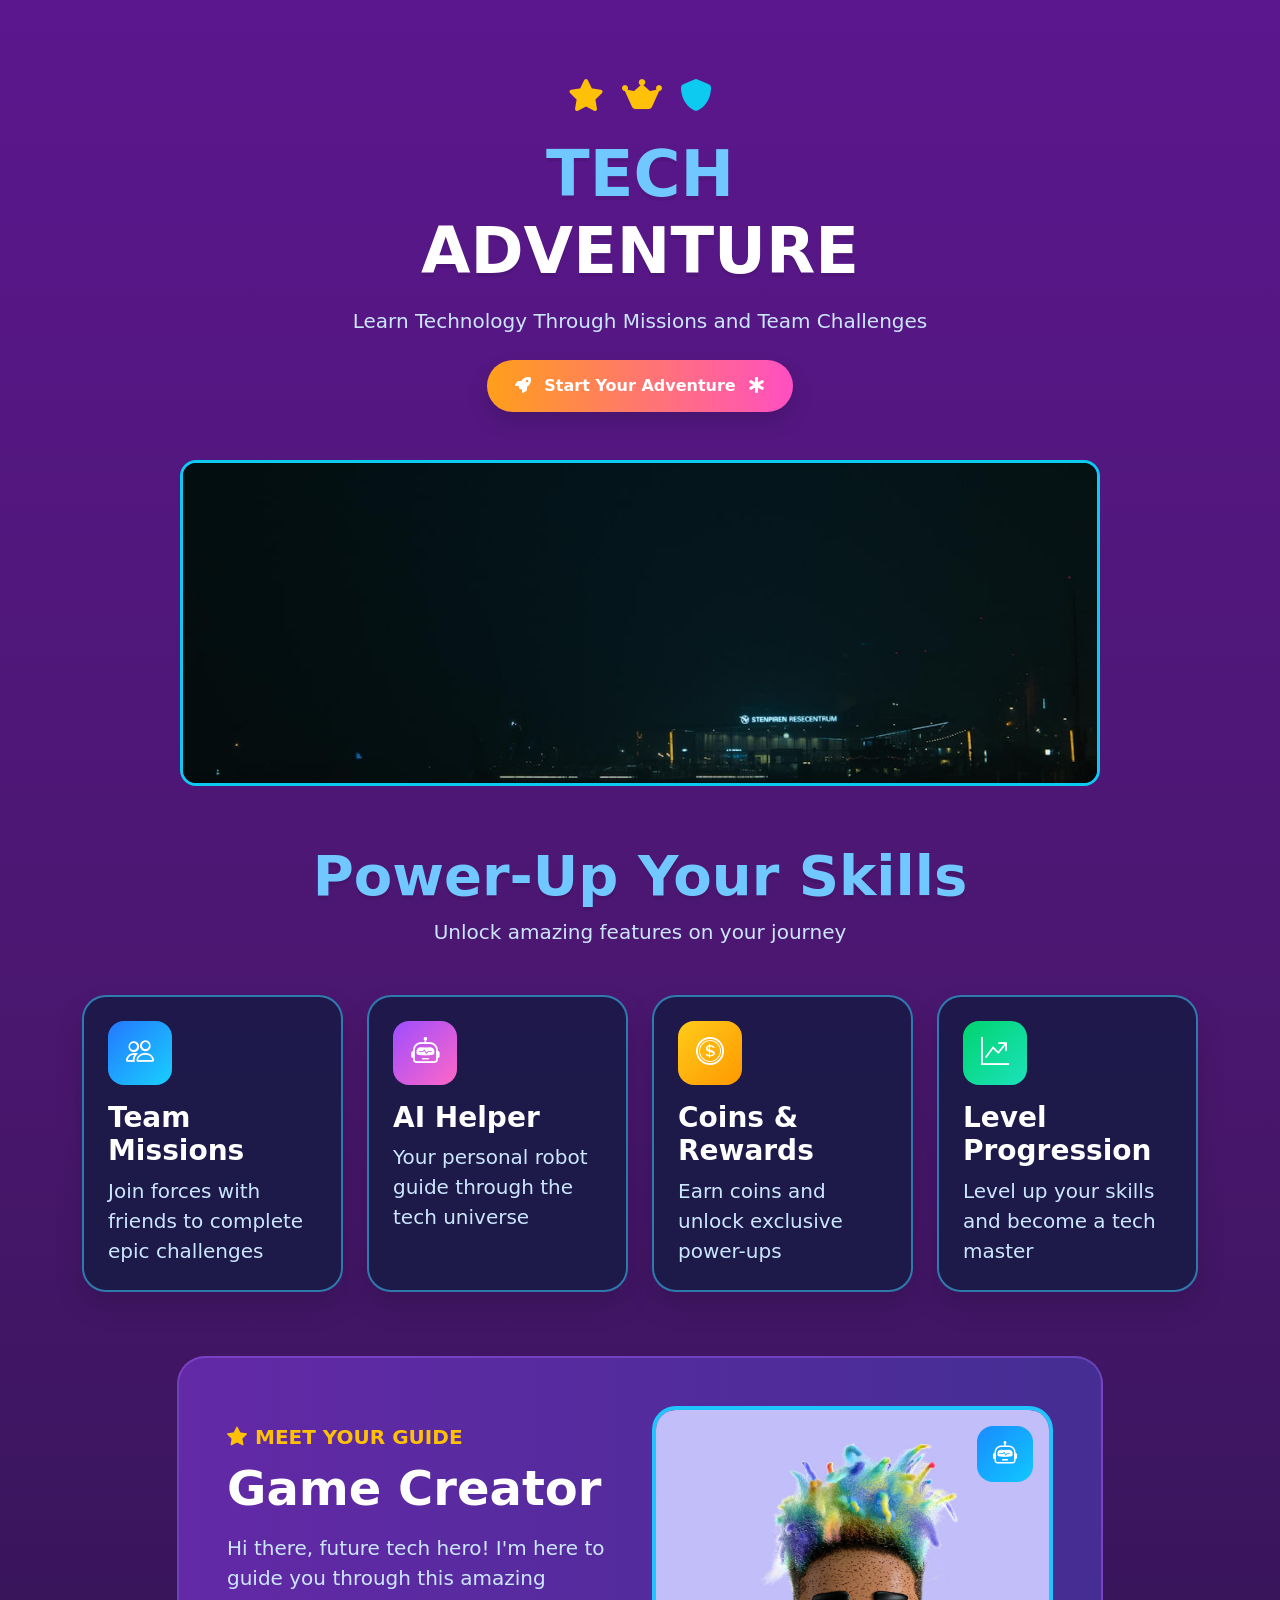
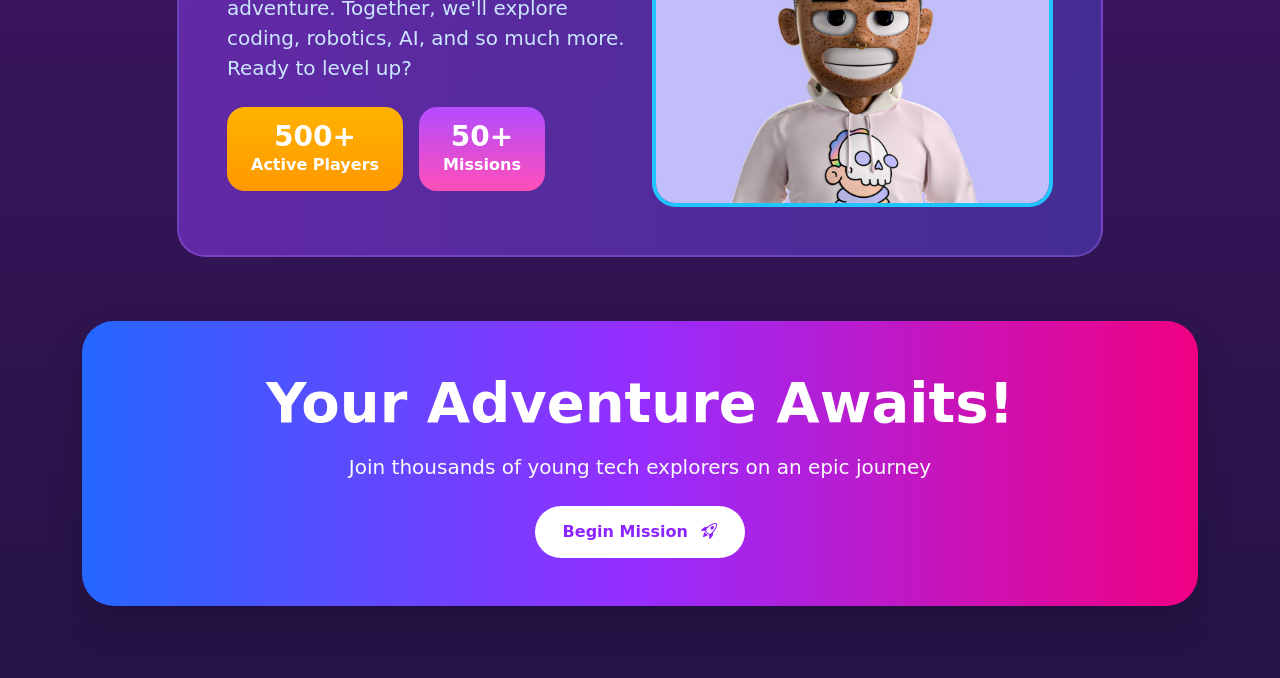
<file: index.html>
<!DOCTYPE html>
<html lang="en">

<head>
    <meta charset="UTF-8">
    <meta name="viewport" content="width=device-width, initial-scale=1.0">

    <!-- Font Awesome -->
    <link rel="stylesheet" href="https://cdnjs.cloudflare.com/ajax/libs/font-awesome/6.7.2/css/all.min.css">


    <!-- Bootstrap -->
    <link href="https://cdn.jsdelivr.net/npm/bootstrap@5.3.8/dist/css/bootstrap.min.css" rel="stylesheet"
        integrity="sha384-sRIl4kxILFvY47J16cr9ZwB07vP4J8+LH7qKQnuqkuIAvNWLzeN8tE5YBujZqJLB" crossorigin="anonymous">


    <!-- Bootstrap Icons -->
  <link
    rel="stylesheet"
    href="https://cdn.jsdelivr.net/npm/bootstrap-icons@1.11.3/font/bootstrap-icons.min.css"
  />


    <!-- Css -->
    <link rel="stylesheet" href="/css/style1.css">
    <title>Study Buddy</title>
</head>

<body>
  
  <div class="container py-4 py-md-5">

    <!-- top icons -->
    <div class="text-center fs-2 mt-3 mt-md-4">
      <i class="spin fa-solid fa-star text-warning me-2"></i>
      <i class="pulse fa-brands fa-web-awesome text-warning me-2"></i>
      <i class="spin fa-solid fa-shield text-info"></i>
    </div>

    <!-- hero text -->
    <div class="text-center mt-3">
      <h2 class="text-main display-3 display-md-1 fw-bold mb-0 title-shadow">TECH</h2>
      <h2 class="display-3 display-md-1 fw-bold mb-3 title-shadow">ADVENTURE</h2>
      <p class="text-sub fs-5 fs-md-3 fw-medium mb-4">
        Learn Technology Through Missions and Team Challenges
      </p>

      <a href="/createAcc.html">
        <button class="start-btn">
        <i class="fa-solid fa-rocket me-2"></i>
        Start Your Adventure
        <i class="fa-solid fa-star-of-life ms-2"></i>
      </button>
      </a>
    </div>

    <!-- big image -->
    <div class="text-center mt-5">
      <div
        class="mx-auto border border-info border-3 rounded-4 overflow-hidden"
        style="max-width: 920px;"
      >
        <img
          src="./img/photo-1715614176939-f5c46ae99d04.jpg"
          class="img-fluid w-100"
          style="height: 320px; object-fit: cover;"
          alt="Main Banner"
        />
      </div>
    </div>

    <!-- section heading -->
    <div class="text-center mt-5 pt-2">
      <h1 class="text-main fw-bold display-4 display-md-2 mb-2 title-shadow">
        Power-Up Your Skills
      </h1>
      <p class="text-sub fs-5 fs-md-3 mb-0">
        Unlock amazing features on your journey
      </p>
    </div>

    <!-- feature cards -->
    <div class="row g-4 justify-content-center mt-4">

      <div class="col-12 col-sm-6 col-lg-3">
        <div class="feature-card h-100 p-4 card-hover">
          <div
            class="d-inline-flex justify-content-center align-items-center rounded-4 text-white mb-3"
            style="width: 64px; height: 64px; background: linear-gradient(135deg, #2478ff, #19d0ff);"
          >
            <i class="bi bi-people fs-3"></i>
          </div>
          <h3 class="fw-bold fs-3 mb-2">Team Missions</h3>
          <p class="mb-0 text-sub fs-5">
            Join forces with friends to complete epic challenges
          </p>
        </div>
      </div>

      <div class="col-12 col-sm-6 col-lg-3">
        <div class="feature-card h-100 p-4 card-hover">
          <div
            class="d-inline-flex justify-content-center align-items-center rounded-4 text-white mb-3"
            style="width: 64px; height: 64px; background: linear-gradient(135deg, #9e4dff, #ff67c7);"
          >
            <i class="bi bi-robot fs-3"></i>
          </div>
          <h3 class="fw-bold fs-3 mb-2">AI Helper</h3>
          <p class="mb-0 text-sub fs-5">
            Your personal robot guide through the tech universe
          </p>
        </div>
      </div>

      <div class="col-12 col-sm-6 col-lg-3">
        <div class="feature-card h-100 p-4 card-hover">
          <div
            class="d-inline-flex justify-content-center align-items-center rounded-4 text-white mb-3"
            style="width: 64px; height: 64px; background: linear-gradient(135deg, #ffcb1a, #ff9800);"
          >
            <i class="bi bi-coin fs-3"></i>
          </div>
          <h3 class="fw-bold fs-3 mb-2">Coins & Rewards</h3>
          <p class="mb-0 text-sub fs-5">
            Earn coins and unlock exclusive power-ups
          </p>
        </div>
      </div>

      <div class="col-12 col-sm-6 col-lg-3">
        <div class="feature-card h-100 p-4 card-hover ">
          <div
            class="d-inline-flex justify-content-center align-items-center rounded-4 text-white mb-3"
            style="width: 64px; height: 64px; background: linear-gradient(135deg, #00d46e, #1ce2bc);"
          >
            <i class="bi bi-graph-up-arrow fs-3"></i>
          </div>
          <h3 class="fw-bold fs-3 mb-2">Level Progression</h3>
          <p class="mb-0 text-sub fs-5">
            Level up your skills and become a tech master
          </p>
        </div>
      </div>

    </div>

    <!-- guide section -->
    <div class="row justify-content-center mt-5 pt-3">
      <div class="col-12 col-xl-10">
        <div class="guide-box p-4 p-lg-5">
          <div class="row align-items-center g-4">
            
            <div class="col-12 col-lg-6">
              <div class="d-flex align-items-center gap-2 text-warning text-uppercase fw-bold fs-5 mb-2">
                <i class="bi bi-star-fill"></i>
                <span>Meet Your Guide</span>
              </div>

              <h2 class="fw-bold display-5 mb-3">Game Creator</h2>

              <p class="text-sub fs-5 mb-4">
                Hi there, future tech hero! I'm here to guide you through this
                amazing adventure. Together, we'll explore coding, robotics,
                AI, and so much more. Ready to level up?
              </p>

              <div class="d-flex gap-3 flex-wrap">
                <div class="stat-orange text-center px-4 py-3 text-white">
                  <span class="fs-3 fw-bold lh-1 mb-1 d-block">500+</span>
                  <span class="fs-6 fw-semibold lh-sm d-block">Active Players</span>
                </div>

                <div class="stat-pink text-center px-4 py-3 text-white">
                  <span class="fs-3 fw-bold lh-1 mb-1 d-block">50+</span>
                  <span class="fs-6 fw-semibold lh-sm d-block">Missions</span>
                </div>
              </div>
            </div>

            <div class="col-12 col-lg-6">
              <div class="guide-img position-relative">
                <span
                  class="position-absolute top-0 end-0 m-3 d-flex justify-content-center align-items-center text-white rounded-4"
                  style="width: 56px; height: 56px; background: linear-gradient(135deg, #198bff, #10c8ff); z-index: 2;"
                >
                  <i class="bi bi-robot fs-4"></i>
                </span>

                <img
                  src="./img/photo-1728577740843-5f29c7586afe.jpg"
                  class="img-fluid w-100"
                  style="height: 100%; object-fit: cover;"
                  alt="Guide Character"
                />
              </div>
            </div>

          </div>
        </div>
      </div>
    </div>

    <!-- cta -->
    <div class="row justify-content-center mt-5 pt-3 pb-4">
      <div class="col-12">
        <div class="cta-box text-center py-5 px-3 px-md-4">
          <h2 class="fw-bold display-4 display-md-2 mb-3">Your Adventure Awaits!</h2>
          <p class="fs-5 fs-md-3 text-light mb-4">
            Join thousands of young tech explorers on an epic journey
          </p>

          <button class="cta-btn">
            <span class="me-2">Begin Mission</span>
            <i class="bi bi-rocket-takeoff"></i>
          </button>
        </div>
      </div>
    </div>

  </div>
  <script src="https://cdn.jsdelivr.net/npm/bootstrap@5.3.3/dist/js/bootstrap.bundle.min.js"></script>
</body>
</html>


</body>

</html>
</file>
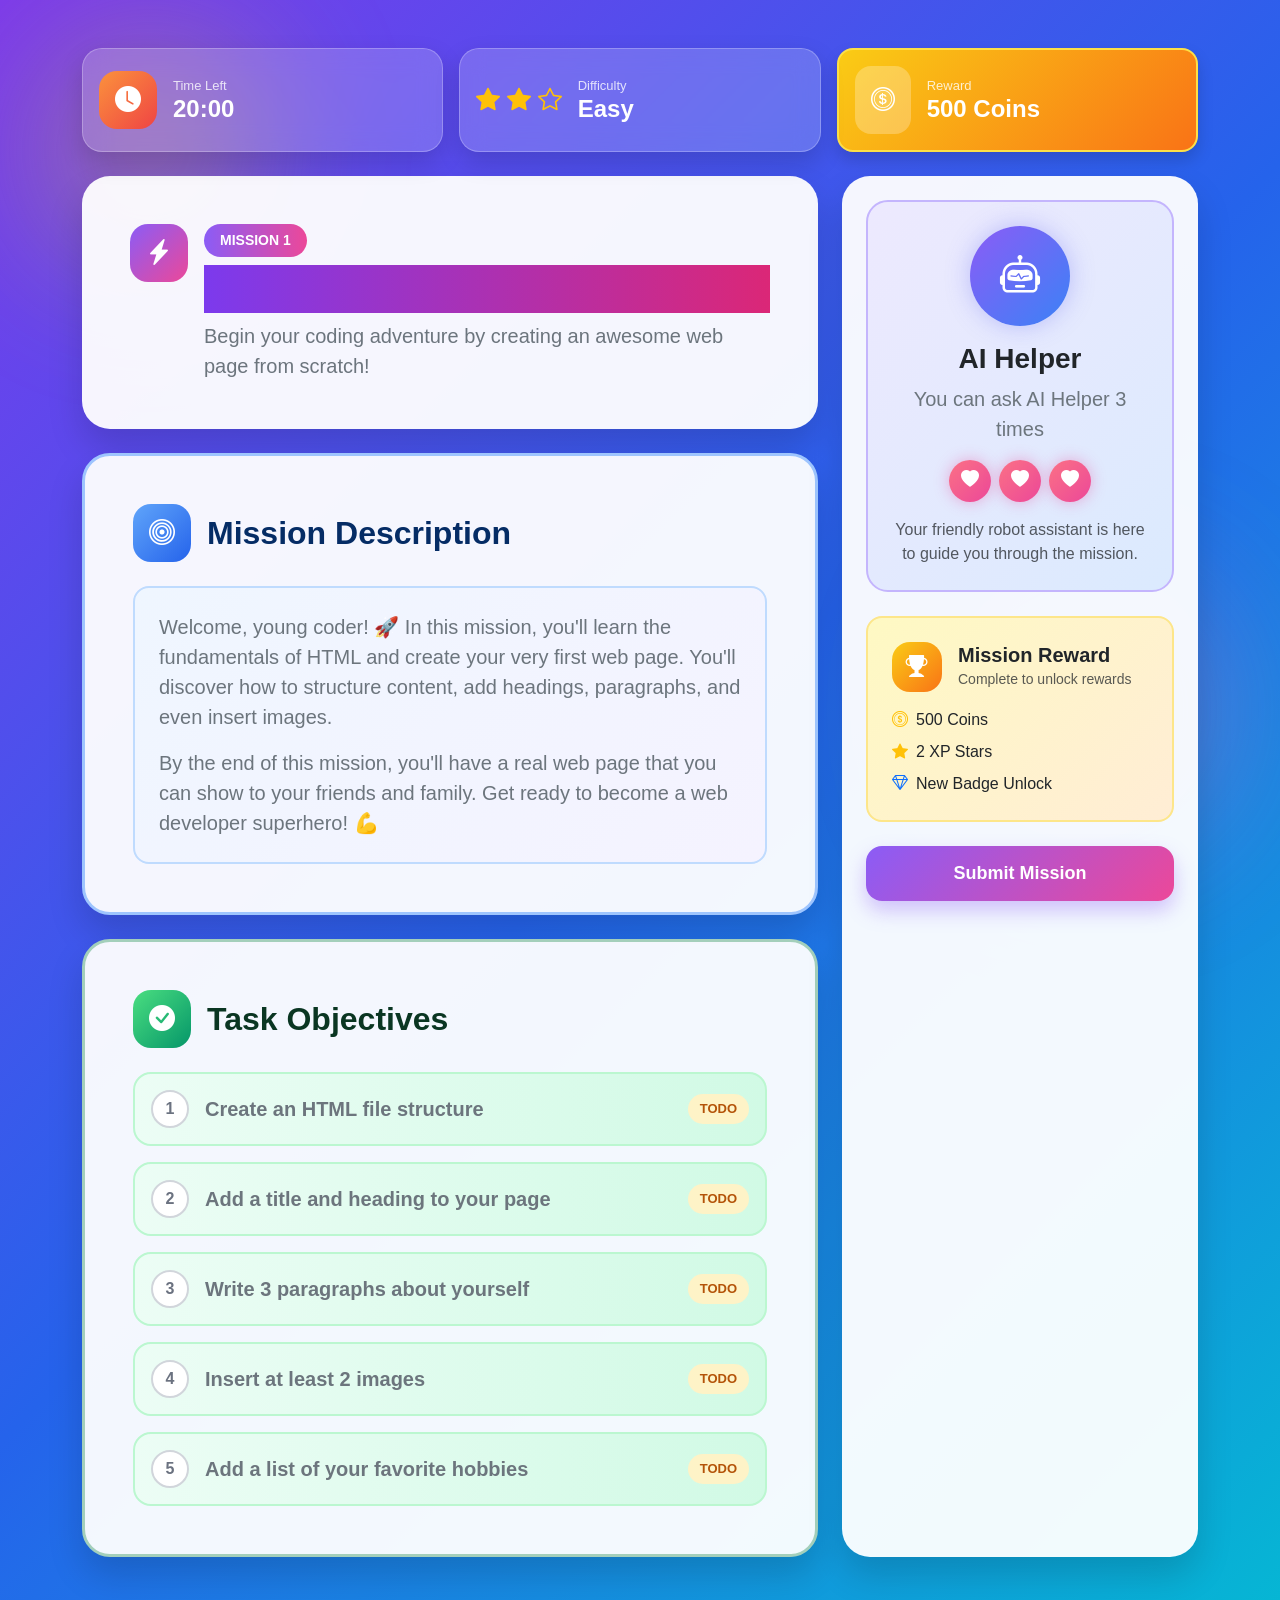
<file: startGame.html>
<!DOCTYPE html>
<html lang="en">
<head>
  <meta charset="UTF-8" />
  <meta name="viewport" content="width=device-width, initial-scale=1.0" />
  <title>Mission Gameplay Screen</title>

  <!-- Bootstrap -->
  <link
    href="https://cdn.jsdelivr.net/npm/bootstrap@5.3.8/dist/css/bootstrap.min.css"
    rel="stylesheet"
  />

  <!-- Bootstrap Icons -->
  <link
    rel="stylesheet"
    href="https://cdn.jsdelivr.net/npm/bootstrap-icons@1.11.3/font/bootstrap-icons.min.css"
  />
 <!-- Main Css File -->

 <link rel="stylesheet" href="/css/startGame.css">
 <link rel="stylesheet" href="/css/style2.css">


</head>
<body>
  <div class="container py-4 py-md-5 page-content">
    <!-- Top Stats -->
    <div class="row g-3 mb-4">
      <div class="col-md-4">
        <div class="glass-card p-3 d-flex align-items-center gap-3 h-100">
          <div class="gradient-icon icon-orange">
            <i class="bi bi-clock-fill"></i>
          </div>
          <div>
            <div class="small-muted">Time Left</div>
            <h4 class="text-white fw-bold mb-0">20:00</h4>
          </div>
        </div>
      </div>

      <div class="col-md-4">
        <div class="glass-card p-3 d-flex align-items-center gap-3 h-100">
          <div class="text-warning fs-4">
            <i class="bi bi-star-fill"></i>
            <i class="bi bi-star-fill"></i>
            <i class="bi bi-star"></i>
          </div>
          <div>
            <div class="small-muted">Difficulty</div>
            <h4 class="text-white fw-bold mb-0">Easy</h4>
          </div>
        </div>
      </div>

      <div class="col-md-4">
        <div class="reward-box p-3 rounded-4 d-flex align-items-center gap-3 h-100 shadow">
          <div class="bg-white bg-opacity-25 p-3 rounded-4">
            <i class="bi bi-coin fs-4"></i>
          </div>
          <div>
            <div class="small-muted">Reward</div>
            <h4 class="fw-bold mb-0">500 Coins</h4>
          </div>
        </div>
      </div>
    </div>

    <div class="row g-4">
      <!-- Left -->
      <div class="col-lg-8">
        <!-- Mission Header -->
        <div class="main-card p-4 p-md-5 mb-4">
          <div class="d-flex align-items-start gap-3">
            <div class="gradient-icon icon-purple">
              <i class="bi bi-lightning-charge-fill"></i>
            </div>

            <div>
              <span class="mission-badge mb-2">MISSION 1</span>
              <h1 class="title-gradient display-6 mb-2">
                Build Your First Web Page
              </h1>
              <p class="text-secondary fs-5 mb-0">
                Begin your coding adventure by creating an awesome web page from scratch!
              </p>
            </div>
          </div>
        </div>

        <!-- Description -->
        <div class="main-card p-4 p-md-5 mb-4 border border-3 border-primary-subtle">
          <div class="d-flex align-items-center gap-3 mb-4">
            <div class="gradient-icon icon-blue">
              <i class="bi bi-bullseye"></i>
            </div>
            <h2 class="fw-bold text-primary-emphasis mb-0">Mission Description</h2>
          </div>

          <div class="p-4 rounded-4" style="background: linear-gradient(135deg, #eff6ff, #f5f3ff); border: 2px solid #bfdbfe;">
            <p class="text-secondary fs-5">
              Welcome, young coder! 🚀 In this mission, you'll learn the fundamentals of HTML and create your very first web page.
              You'll discover how to structure content, add headings, paragraphs, and even insert images.
            </p>
            <p class="text-secondary fs-5 mb-0">
              By the end of this mission, you'll have a real web page that you can show to your friends and family.
              Get ready to become a web developer superhero! 💪
            </p>
          </div>
        </div>

        <!-- Objectives -->
        <div class="main-card p-4 p-md-5 border border-3 border-success-subtle">
          <div class="d-flex align-items-center gap-3 mb-4">
            <div class="gradient-icon icon-green">
              <i class="bi bi-check-circle-fill"></i>
            </div>
            <h2 class="fw-bold text-success-emphasis mb-0">Task Objectives</h2>
          </div>

          <div class="objective-item d-flex align-items-center gap-3 mb-3">
            <div class="objective-number">1</div>
            <div class="flex-grow-1 fw-semibold text-secondary fs-5">
              Create an HTML file structure
            </div>
            <span class="todo-badge">TODO</span>
          </div>

          <div class="objective-item d-flex align-items-center gap-3 mb-3">
            <div class="objective-number">2</div>
            <div class="flex-grow-1 fw-semibold text-secondary fs-5">
              Add a title and heading to your page
            </div>
            <span class="todo-badge">TODO</span>
          </div>

          <div class="objective-item d-flex align-items-center gap-3 mb-3">
            <div class="objective-number">3</div>
            <div class="flex-grow-1 fw-semibold text-secondary fs-5">
              Write 3 paragraphs about yourself
            </div>
            <span class="todo-badge">TODO</span>
          </div>

          <div class="objective-item d-flex align-items-center gap-3 mb-3">
            <div class="objective-number">4</div>
            <div class="flex-grow-1 fw-semibold text-secondary fs-5">
              Insert at least 2 images
            </div>
            <span class="todo-badge">TODO</span>
          </div>

          <div class="objective-item d-flex align-items-center gap-3">
            <div class="objective-number">5</div>
            <div class="flex-grow-1 fw-semibold text-secondary fs-5">
              Add a list of your favorite hobbies
            </div>
            <span class="todo-badge">TODO</span>
          </div>
        </div>
      </div>

      <!-- Right -->
      <div class="col-lg-4">
        <div class="main-card p-4 p-md-4 h-100">
          <div class="helper-box p-4 text-center mb-4">
            <div class="robot-circle mb-3">
              <i class="bi bi-robot"></i>
            </div>

            <h3 class="fw-bold mb-2">AI Helper</h3>
            <p class="text-secondary fs-5 mb-3">
              You can ask AI Helper 3 times
            </p>

            <div class="d-flex justify-content-center gap-2 mb-3">
              <div class="token"><i class="bi bi-heart-fill"></i></div>
              <div class="token"><i class="bi bi-heart-fill"></i></div>
              <div class="token"><i class="bi bi-heart-fill"></i></div>
            </div>

            <p class="text-muted mb-0">
              Your friendly robot assistant is here to guide you through the mission.
            </p>
          </div>

          <div class="p-4 rounded-4 mb-4" style="background: linear-gradient(135deg, #fef9c3, #ffedd5); border: 2px solid #fde68a;">
            <div class="d-flex align-items-center gap-3 mb-3">
              <div class="gradient-icon icon-yellow" style="width: 50px; height: 50px; font-size: 22px;">
                <i class="bi bi-trophy-fill"></i>
              </div>
              <div>
                <h5 class="fw-bold mb-0">Mission Reward</h5>
                <small class="text-muted">Complete to unlock rewards</small>
              </div>
            </div>

            <ul class="list-unstyled mb-0">
              <li class="mb-2"><i class="bi bi-coin text-warning me-2"></i>500 Coins</li>
              <li class="mb-2"><i class="bi bi-star-fill text-warning me-2"></i>2 XP Stars</li>
              <li><i class="bi bi-gem text-primary me-2"></i>New Badge Unlock</li>
            </ul>
          </div>

          <div class="d-grid">
            <a href="#" class="submit-btn text-center text-decoration-none">
              Submit Mission
            </a>
          </div>
        </div>
      </div>
    </div>
  </div>

  <script src="https://cdn.jsdelivr.net/npm/bootstrap@5.3.8/dist/js/bootstrap.bundle.min.js"></script>
</body>
</html>
</file>
<file: css/style1.css>
body {
      background: linear-gradient(180deg, #5b178e 0%, #4a176f 45%, #251345 100%);
      color: white;
      overflow-x: hidden;
    }

    .text-main {
      color: #71c7ff;
    }

    .text-sub {
      color: #cbe7ff;
    }

    .title-shadow {
      text-shadow: 0 4px 0 rgba(0, 0, 0, 0.08);
    }

    .start-btn {
      background: linear-gradient(90deg, #ff9f1a, #ff4fc2);
      border: 0;
      color: white;
      border-radius: 999px;
      padding: 14px 28px;
      font-weight: 700;
      box-shadow: 0 10px 20px rgba(0, 0, 0, 0.15);
      transition: 0.3s;
    }

    .start-btn:hover {
      opacity: 0.95;
      transform: scale(1.05);
box-shadow: 0 10px 25px rgba(0,0,0,0.25);
    }

    .spin {
      animation: spin 4s linear infinite;
      display: inline-block;
    }

    .pulse {
      animation: pulse 1.5s ease-in-out infinite;
      display: inline-block;
    }

    @keyframes spin {
      from { transform: rotate(0deg); }
      to { transform: rotate(360deg); }
    }

    @keyframes pulse {
      0%, 100% { transform: scale(1); }
      50% { transform: scale(1.15); }
    }

    .feature-card {
      background-color: rgba(28, 26, 72, 0.95);
      border: 2px solid rgba(60, 202, 255, 0.55);
      border-radius: 24px;
      box-shadow: 0 14px 28px rgba(0, 0, 0, 0.15);
    }

    .guide-box {
      background: linear-gradient(90deg, rgba(101, 42, 170, 0.95), rgba(69, 47, 150, 0.95));
      border: 2px solid rgba(170, 111, 255, 0.35);
      border-radius: 28px;
    }

    .guide-img {
      border: 4px solid #20c5ff;
      border-radius: 24px;
      overflow: hidden;
      background: #c9c7ef;
    }

    .cta-box {
      background: linear-gradient(90deg, #2467ff 0%, #962dff 50%, #f00082 100%);
      border-radius: 32px;
      box-shadow: 0 16px 35px rgba(0, 0, 0, 0.18);
    }

    .cta-btn {
      border: 0;
      background: white;
      color: #8d25ff;
      border-radius: 999px;
      padding: 14px 28px;
      font-weight: 700;
    }

    .stat-orange {
      background: linear-gradient(180deg, #ffb300, #ff9800);
      border-radius: 18px;
    }

    .stat-pink {
      background: linear-gradient(180deg, #b34cff, #ff4fb8);
      border-radius: 18px;
    }

    .card-hover{
transition: 0.3s;
}

.card-hover:hover{
transform: translateY(-8px);
box-shadow: 0 20px 40px rgba(0,0,0,0.25);
}
</file>
<file: css/startGame.css>
body {
      min-height: 100vh;
      background: linear-gradient(135deg, #7c3aed, #2563eb, #06b6d4);
      font-family: Arial, sans-serif;
      overflow-x: hidden;
      position: relative;
    }

    body::before,
    body::after {
      content: "";
      position: fixed;
      border-radius: 50%;
      filter: blur(80px);
      z-index: 0;
      opacity: 0.35;
    }

    body::before {
      width: 220px;
      height: 220px;
      background: #facc15;
      top: 40px;
      left: 40px;
    }

    body::after {
      width: 260px;
      height: 260px;
      background: #f472b6;
      bottom: 60px;
      right: 60px;
    }

    .page-content {
      position: relative;
      z-index: 2;
    }

    .glass-card {
      background: rgba(255, 255, 255, 0.18);
      backdrop-filter: blur(12px);
      border: 1px solid rgba(255, 255, 255, 0.25);
      border-radius: 20px;
      box-shadow: 0 10px 25px rgba(0, 0, 0, 0.15);
    }

    .main-card {
      background: rgba(255, 255, 255, 0.95);
      border-radius: 28px;
      box-shadow: 0 18px 35px rgba(0, 0, 0, 0.15);
    }

    .mission-badge {
      background: linear-gradient(to right, #8b5cf6, #ec4899);
      color: white;
      display: inline-block;
      padding: 6px 16px;
      border-radius: 999px;
      font-size: 14px;
      font-weight: bold;
    }

    .gradient-icon {
      width: 58px;
      height: 58px;
      border-radius: 18px;
      display: flex;
      align-items: center;
      justify-content: center;
      color: white;
      font-size: 26px;
      flex-shrink: 0;
    }

    .icon-purple {
      background: linear-gradient(135deg, #8b5cf6, #ec4899);
    }

    .icon-blue {
      background: linear-gradient(135deg, #60a5fa, #2563eb);
    }

    .icon-green {
      background: linear-gradient(135deg, #4ade80, #059669);
    }

    .icon-orange {
      background: linear-gradient(135deg, #fb923c, #ef4444);
    }

    .icon-yellow {
      background: linear-gradient(135deg, #facc15, #f97316);
    }

    .objective-item {
      background: linear-gradient(to right, #ecfdf5, #d1fae5);
      border: 2px solid #bbf7d0;
      border-radius: 18px;
      padding: 16px;
      transition: 0.3s;
    }

    .objective-item:hover {
      transform: translateX(6px);
      box-shadow: 0 10px 20px rgba(0, 0, 0, 0.08);
    }

    .objective-number {
      width: 38px;
      height: 38px;
      border-radius: 50%;
      background: white;
      border: 2px solid #d1d5db;
      display: flex;
      align-items: center;
      justify-content: center;
      font-weight: bold;
      color: #6b7280;
      flex-shrink: 0;
    }

    .todo-badge {
      background: #fef3c7;
      color: #b45309;
      padding: 5px 12px;
      border-radius: 999px;
      font-size: 13px;
      font-weight: 700;
    }

    .helper-box {
      background: linear-gradient(135deg, #ede9fe, #dbeafe);
      border-radius: 22px;
      border: 2px solid #c4b5fd;
    }

    .token {
      width: 42px;
      height: 42px;
      border-radius: 50%;
      background: linear-gradient(135deg, #fb7185, #ec4899);
      color: white;
      display: flex;
      align-items: center;
      justify-content: center;
      font-size: 18px;
      box-shadow: 0 0 15px rgba(236, 72, 153, 0.4);
    }

    .reward-box {
      background: linear-gradient(135deg, #facc15, #f97316);
      border: 2px solid #fde047;
      color: white;
    }

    .submit-btn {
      background: linear-gradient(135deg, #8b5cf6, #ec4899);
      border: none;
      color: white;
      font-weight: bold;
      font-size: 18px;
      padding: 14px 28px;
      border-radius: 16px;
      transition: 0.3s;
      box-shadow: 0 10px 20px rgba(139, 92, 246, 0.35);
    }

    .submit-btn:hover {
      transform: translateY(-3px) scale(1.02);
      color: white;
    }

    .robot-circle {
      width: 100px;
      height: 100px;
      border-radius: 50%;
      background: linear-gradient(135deg, #8b5cf6, #3b82f6);
      display: flex;
      align-items: center;
      justify-content: center;
      margin: auto;
      color: white;
      font-size: 40px;
      box-shadow: 0 0 25px rgba(99, 102, 241, 0.35);
    }

    .small-muted {
      font-size: 13px;
      color: rgba(255, 255, 255, 0.8);
    }

    .title-gradient {
      background: linear-gradient(to right, #7c3aed, #db2777);
      
      -webkit-text-fill-color: transparent;
      font-weight: 800;
    }
</file>
<file: css/style2.css>
body {
      min-height: 100vh;
      background: linear-gradient(135deg, #7c3aed, #2563eb, #06b6d4);
      font-family: Arial, sans-serif;
      overflow-x: hidden;
      position: relative;
    }

    body::before,
    body::after {
      content: "";
      position: fixed;
      border-radius: 50%;
      filter: blur(80px);
      z-index: 0;
      opacity: 0.35;
    }

    body::before {
      width: 220px;
      height: 220px;
      background: #facc15;
      top: 40px;
      left: 40px;
    }

    body::after {
      width: 260px;
      height: 260px;
      background: #f472b6;
      bottom: 60px;
      right: 60px;
    }

    .page-content {
      position: relative;
      z-index: 2;
    }

    .glass-card {
      background: rgba(255, 255, 255, 0.18);
      backdrop-filter: blur(12px);
      border: 1px solid rgba(255, 255, 255, 0.25);
      border-radius: 20px;
      box-shadow: 0 10px 25px rgba(0, 0, 0, 0.15);
    }

    .main-card {
      background: rgba(255, 255, 255, 0.95);
      border-radius: 28px;
      box-shadow: 0 18px 35px rgba(0, 0, 0, 0.15);
    }

    .mission-badge {
      background: linear-gradient(to right, #8b5cf6, #ec4899);
      color: white;
      display: inline-block;
      padding: 6px 16px;
      border-radius: 999px;
      font-size: 14px;
      font-weight: bold;
    }

    .gradient-icon {
      width: 58px;
      height: 58px;
      border-radius: 18px;
      display: flex;
      align-items: center;
      justify-content: center;
      color: white;
      font-size: 26px;
      flex-shrink: 0;
    }

    .icon-purple {
      background: linear-gradient(135deg, #8b5cf6, #ec4899);
    }

    .icon-blue {
      background: linear-gradient(135deg, #60a5fa, #2563eb);
    }

    .icon-green {
      background: linear-gradient(135deg, #4ade80, #059669);
    }

    .icon-orange {
      background: linear-gradient(135deg, #fb923c, #ef4444);
    }

    .icon-yellow {
      background: linear-gradient(135deg, #facc15, #f97316);
    }

    .objective-item {
      background: linear-gradient(to right, #ecfdf5, #d1fae5);
      border: 2px solid #bbf7d0;
      border-radius: 18px;
      padding: 16px;
      transition: 0.3s;
    }

    .objective-item:hover {
      transform: translateX(6px);
      box-shadow: 0 10px 20px rgba(0, 0, 0, 0.08);
    }

    .objective-number {
      width: 38px;
      height: 38px;
      border-radius: 50%;
      background: white;
      border: 2px solid #d1d5db;
      display: flex;
      align-items: center;
      justify-content: center;
      font-weight: bold;
      color: #6b7280;
      flex-shrink: 0;
    }

    .todo-badge {
      background: #fef3c7;
      color: #b45309;
      padding: 5px 12px;
      border-radius: 999px;
      font-size: 13px;
      font-weight: 700;
    }

    .helper-box {
      background: linear-gradient(135deg, #ede9fe, #dbeafe);
      border-radius: 22px;
      border: 2px solid #c4b5fd;
    }

    .token {
      width: 42px;
      height: 42px;
      border-radius: 50%;
      background: linear-gradient(135deg, #fb7185, #ec4899);
      color: white;
      display: flex;
      align-items: center;
      justify-content: center;
      font-size: 18px;
      box-shadow: 0 0 15px rgba(236, 72, 153, 0.4);
    }

    .reward-box {
      background: linear-gradient(135deg, #facc15, #f97316);
      border: 2px solid #fde047;
      color: white;
    }

    .submit-btn {
      background: linear-gradient(135deg, #8b5cf6, #ec4899);
      border: none;
      color: white;
      font-weight: bold;
      font-size: 18px;
      padding: 14px 28px;
      border-radius: 16px;
      transition: 0.3s;
      box-shadow: 0 10px 20px rgba(139, 92, 246, 0.35);
    }

    .submit-btn:hover {
      transform: translateY(-3px) scale(1.02);
      color: white;
    }

    .robot-circle {
      width: 100px;
      height: 100px;
      border-radius: 50%;
      background: linear-gradient(135deg, #8b5cf6, #3b82f6);
      display: flex;
      align-items: center;
      justify-content: center;
      margin: auto;
      color: white;
      font-size: 40px;
      box-shadow: 0 0 25px rgba(99, 102, 241, 0.35);
    }

    .small-muted {
      font-size: 13px;
      color: rgba(255, 255, 255, 0.8);
    }

    .title-gradient {
      background: linear-gradient(to right, #7c3aed, #db2777);
      -webkit-text-fill-color: transparent;
      font-weight: 800;
    }
</file>
